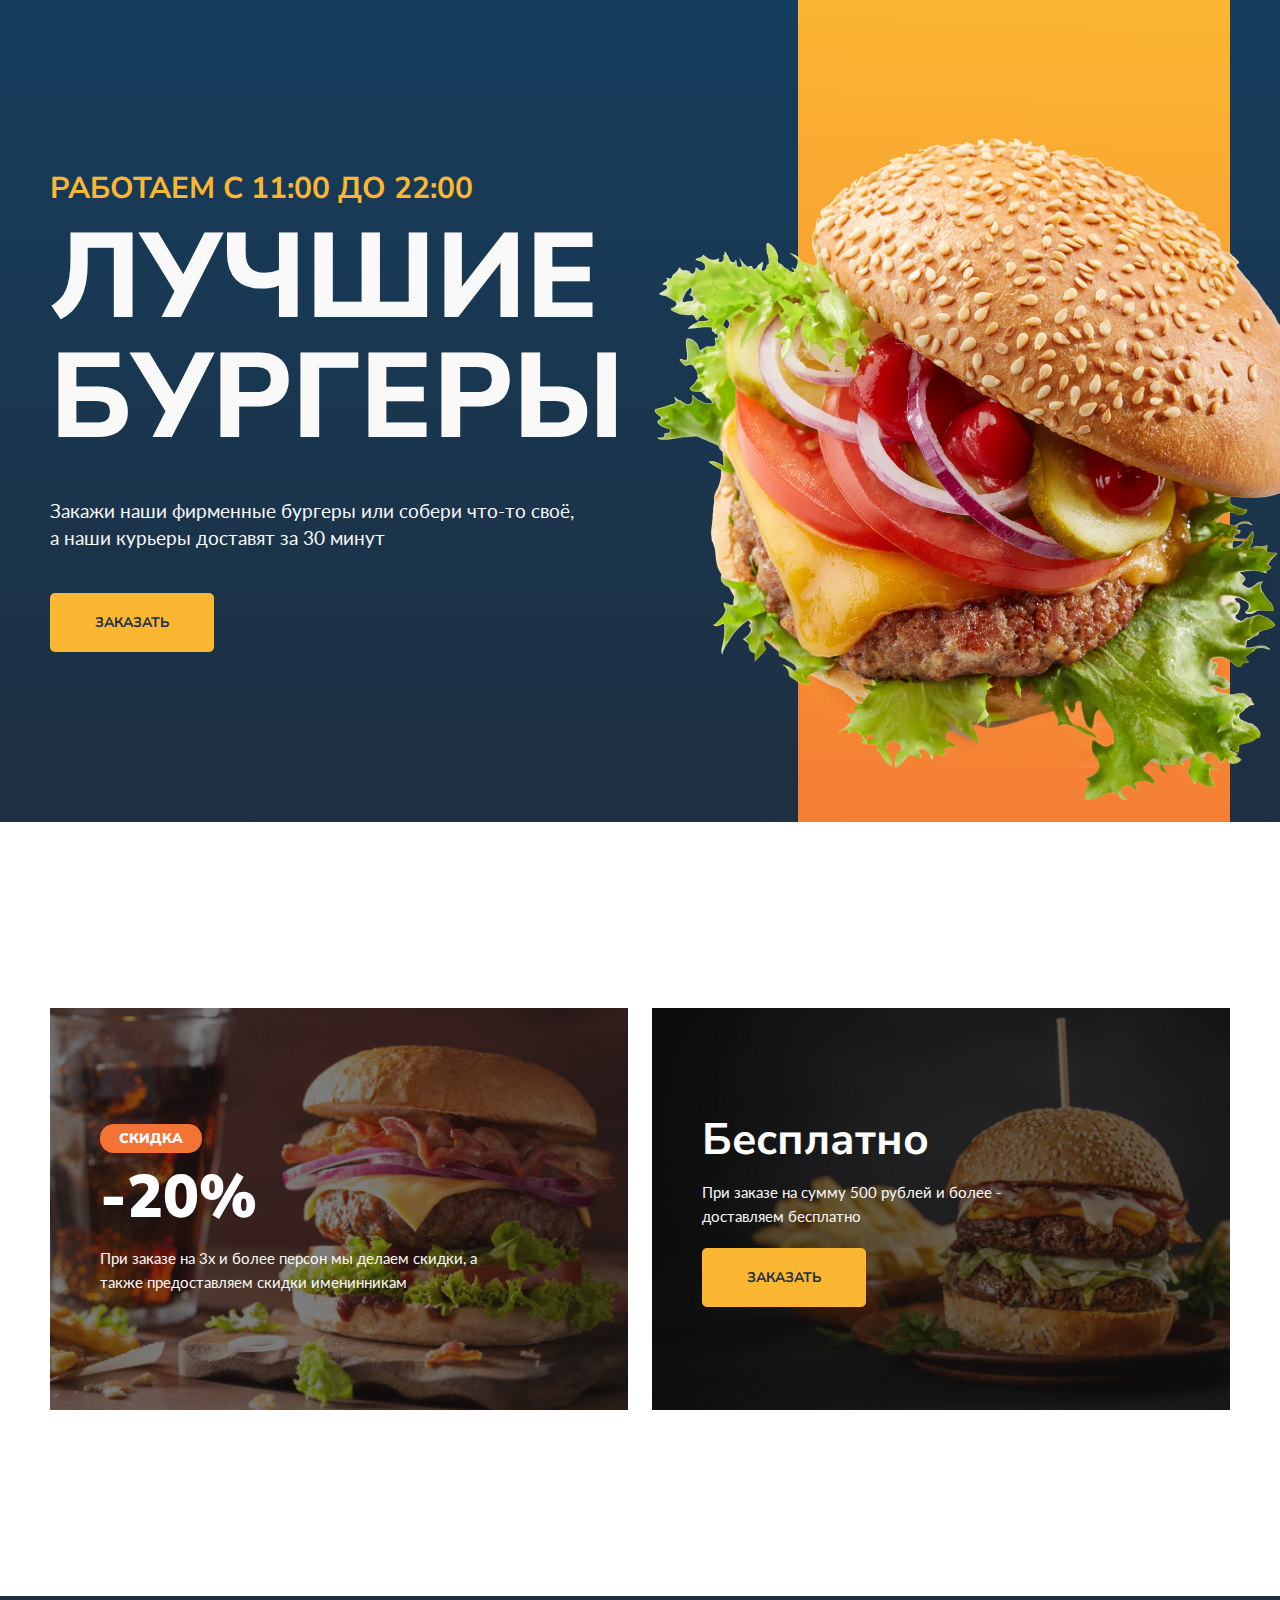
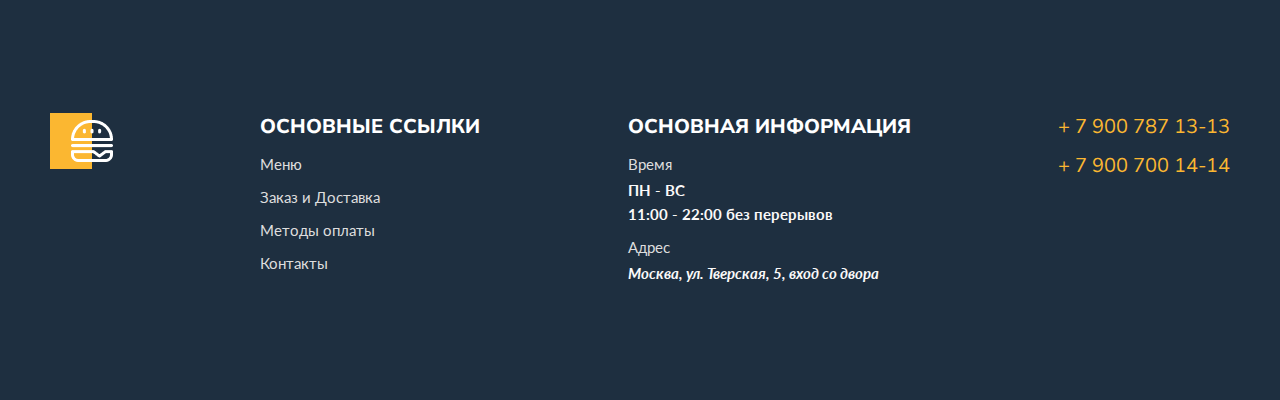
<file: index.html>
<!DOCTYPE html>
<html lang="ru">
<head>
    <meta charset="UTF-8">
    <meta http-equiv="X-UA-Compatible" content="IE=edge">
    <meta name="viewport" content="width=device-width, initial-scale=1.0">
    <title>Burgers</title>
    <link rel="preconnect" href="https://fonts.googleapis.com">
    <link rel="preconnect" href="https://fonts.gstatic.com" crossorigin>
    <link href="https://fonts.googleapis.com/css2?family=Lato:wght@400;700&family=Nunito+Sans:wght@700;800;900&display=swap" rel="stylesheet">
    <link rel="stylesheet" media="screen and (max-width: 600px)" href="styles/mobile.css"/>
<link rel="stylesheet" media="screen and (min-width: 600px)" href="styles/style.css"/>
</head>
<body>
    <div class="main">
        <div class="container">
            <div class="text">
                <h1>
                    <span>работаем с 11:00 до 22:00</span>
                    лучшие бургеры
                </h1>
                <p>Закажи наши фирменные бургеры или собери что-то своё, а&nbsp;наши курьеры доставят за&nbsp;30&nbsp;минут</p>
                <a href="#">заказать</a>
            </div>
            <div class="visual">
                <div class="bg"></div>
                <img src="images/burger.png" alt="Burger">
            </div>
        </div>
    </div>
    <div class="promo">
        <div class="container">
            <div class="promo-left">
                <p class="sale">Скидка</p>
                <p class="cost">-20%</p>
                <p class="description">При заказе на 3х и более персон мы делаем скидки, а также предоставляем скидки именинникам</p>
            </div>
            <div class="promo-right">
                <p class="free">Бесплатно</p>
                <p class="description">При заказе на сумму 500 рублей и более - доставляем бесплатно</p>
                <a href="#">заказать</a>
            </div>
        </div>
    </div>
    <div class="footer">
        <div class="container">
            <div class="item">
                <img class="logo" src="images/Icon.png" alt="Logo">
            </div>
            <div class="item">
                <h2>основные ссылки</h2>
                <ul>
                    <li><a href="">Меню</a></li>
                    <li><a href="">Заказ и Доставка</a></li>
                    <li><a href="">Методы оплаты</a></li>
                    <li><a href="">Контакты</a></li>
                </ul>
            </div>
            <div class="item">
                <h2>основная информация</h2>
                <ul>
                    <li>
                        <span>Время</span>
                        ПН - ВС <br>
                        11:00 - 22:00 без перерывов
                    </li>
                    <li>
                        <span>Адрес</span>
                        <address>
                     Москва, ул. Тверская, 5, вход со двора</address>
                    </li>
                </ul>
            </div>
            <div class="tel">
                <ul>
                    <li><a href="tel:+79007871313">+ 7 900 787 13-13</a></li>
                    <li><a href="tel:+79007001414">+ 7 900 700 14-14</a></li>
                </ul>
            </div>
        </div>
    </div>
</body>
</html>
</file>
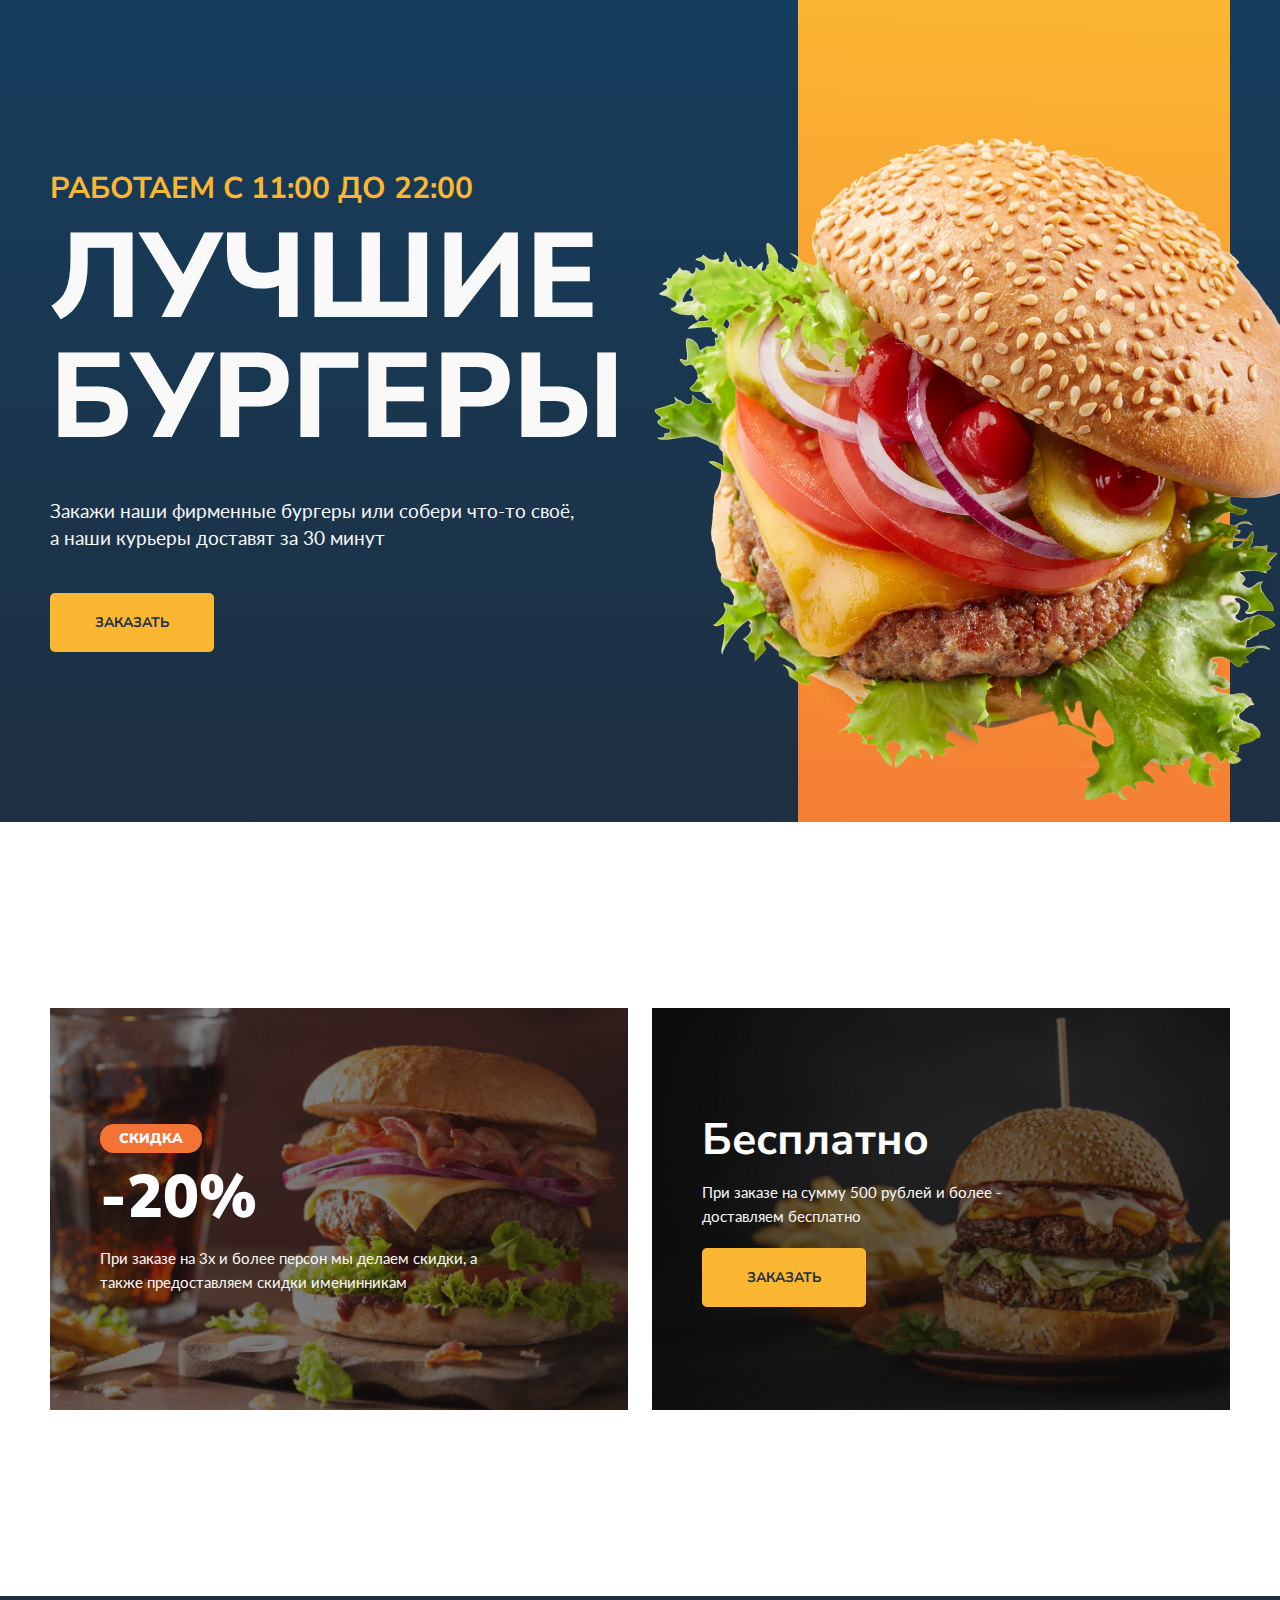
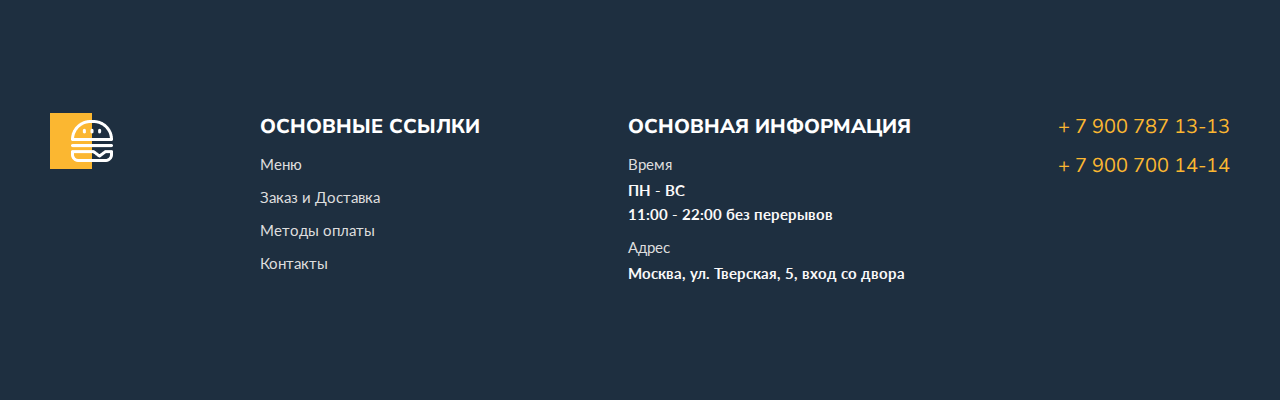
<file: burger.html>
<!DOCTYPE html>
<html lang="ru">
<head>
    <meta charset="UTF-8">
    <meta http-equiv="X-UA-Compatible" content="IE=edge">
    <meta name="viewport" content="width=device-width, initial-scale=1.0">
    <title>Burgers</title>
    <link rel="preconnect" href="https://fonts.googleapis.com">
    <link rel="preconnect" href="https://fonts.gstatic.com" crossorigin>
    <link href="https://fonts.googleapis.com/css2?family=Lato:wght@400;700&family=Nunito+Sans:wght@700;800;900&display=swap" rel="stylesheet">
    <link rel="stylesheet" href="styles/style.css">
</head>
<body>
    <div class="main">
        <div class="container">
            <div class="text">
                <h1>
                    <span>работаем с 11:00 до 22:00</span>
                    лучшие бургеры
                </h1>
                <p>Закажи наши фирменные бургеры или собери что-то своё, а&nbsp;наши курьеры доставят за&nbsp;30&nbsp;минут</p>
                <a href="#">заказать</a>
            </div>
            <div class="visual">
                <div class="bg"></div>
                <img src="images/burger.png" alt="Burger">
            </div>
        </div>
    </div>
    <div class="promo">
        <div class="container">
            <div class="promo-left">
                <p class="sale">Скидка</p>
                <p class="cost">-20%</p>
                <p class="description">При заказе на 3х и более персон мы делаем скидки, а также предоставляем скидки именинникам</p>
            </div>
            <div class="promo-right">
                <p class="free">Бесплатно</p>
                <p class="description">При заказе на сумму 500 рублей и более - доставляем бесплатно</p>
                <a href="#">заказать</a>
            </div>
        </div>
    </div>
    <div class="footer">
        <div class="container">
            <div class="item">
                <img class="logo" src="images/Icon.png" alt="Logo">
            </div>
            <div class="item">
                <h2>основные ссылки</h2>
                <ul>
                    <li><a href="">Меню</a></li>
                    <li><a href="">Заказ и Доставка</a></li>
                    <li><a href="">Методы оплаты</a></li>
                    <li><a href="">Контакты</a></li>
                </ul>
            </div>
            <div class="item">
                <h2>основная информация</h2>
                <ul>
                    <li>
                        <span>Время</span>
                        ПН - ВС <br>
                        11:00 - 22:00 без перерывов
                    </li>
                    <li>
                        <span>Адрес</span>
                        Москва, ул. Тверская, 5, вход со двора
                    </li>
                </ul>
            </div>
            <div class="tel">
                <ul>
                    <li>+ 7 900 787 13-13</li>
                    <li>+ 7 900 700 14-14</li>
                </ul>
            </div>
        </div>
    </div>
</body>
</html>
</file>
<file: styles/mobile.css>
* {
    margin: 0;
    padding: 0;
    box-sizing: border-box;
}
body {
    font-family: 'Nunito Sans', sans-serif;
}
.main {
    background: linear-gradient(180deg, #0C4C7B -100%, #1E2F40 100%);
    margin-bottom: 8px;
}
.container {
    max-width: 600px;
    margin: 0 auto;
    padding: 3%;
    /* display: flex;
    justify-content: space-between; */
}
.text {
    color: #FAF9F9;
    /* flex: 0 0 580px;
    padding-top: 170px;
    padding-bottom: 170px; */
    padding: 8% 8% 2% 8%;
    display: flex;
    flex-direction: column;
    justify-content: center;
    align-items: center;
    justify-content: space-between;
}
h1 {
    font-size: 75px;
    font-weight: 800;
    text-transform: uppercase;
    line-height: 1.1;
    margin-bottom: 15px;
    text-align: center;
}
h1 span {
    color: #FBB731;
    font-size: 0.3em;
    font-weight: 700;
    line-height: 1.4;
    display: block;
    margin-bottom: 10px;
    text-align: center;
}
.text p {
    font-family: 'Lato', sans-serif;
    font-size: 19px;
    margin-bottom: 30px;
    text-align: center;
}
.main a,
.promo a {
    color: #1E2F40;
    background-color: #FBB731;
    border-radius: 5px;
    width: max-content;
    margin: 0 auto;
    text-decoration: none;
    padding: 4% 5%;
    text-transform: uppercase;
    font-size: 1.8em;
    font-weight: 700;
    font-display: block;
    text-align: center;
}

.main a {
    font-size: 1.8em;
    font-display: block;
}

.promo a {
    font-size: 1.2em;
    font-display: block;
    padding: 2%;
}



.visual {
    display: flex;
    flex-direction: column;
    justify-content: space-between;
    margin-bottom: 0%;
    z-index: 1;
}
/* .bg {
    width: 100%;
    height: 30px;
    position: relative;
    margin: 0%;
    top: 200px;
    background: linear-gradient(2.42deg, #F37335 -19.6%, #FBB731 100.79%, #FDC830 100.79%);
    z-index: 2;
    padding: 0;
} */

.main img {
    width: 350px;
    margin: 0 auto;
    padding: 0;
    z-index: 3;
}

.promo-left,
.promo-right {
    color: #fff;
    width: 100%;
    padding: 8%;
    display: block;
    background-repeat: no-repeat;
    background-size: cover;
    background-position: center;
    height: 395px;
    margin-top: 0;
}

.promo-left {
    background-image: url(../images/Banner1.png);
    margin-bottom: 20px;
}
.promo-right {
    background-image: url(../images/banner2.png);
    margin-bottom: 10px;
}
.sale {
    font-size: 1em;
    font-weight: 900;
    background: #F37335;
    padding: 5px 19px;
    border-radius: 14px;
    display: inline-block;
    text-transform: uppercase;
    margin-bottom: 3px;
}
.cost {
    font-size: 60px;
    font-weight: 900;
    margin-bottom: 8px;
}
.description {
    font-family: 'Lato', sans-serif;
    color: #FAF9F9;
    font-size: 1em;
    line-height: 1.4em;
}
.promo-left .description {
    max-width: 392px;
}
.promo-right .description {
    max-width: 300px;
    margin-bottom: 25px;
}
.free {
    font-size: 44px;
    font-weight: 800;
    margin-bottom: 10px;
}
.footer {
    background: #1E2F40;
    color: #fff;
    padding: 8% 7% 4% 7%;
    margin-top: 0;
}

.logo {
    width: 63px;
    height: 56px;
}
.item {
    flex: 0 0 auto;
}
.item h2 {
    font-size: 20px;
    font-weight: 800;
    text-transform: uppercase;
    margin-bottom: 5px;
    margin-top: 10px;
}
.item ul,
.tel ul {
    list-style-type: none;
}
.item li, .item address {
    margin-bottom: 9px;
    font-family: 'Lato', sans-serif;
    font-size: 15px;
    color: #FAF9F9;
    font-weight: 700;
    line-height: 24px;
    font-style: normal;
}
.item a {
    color: #DEDEDE;
    text-decoration: none;
    font-weight: 400;
}
.item span {
    color: #DEDEDE;
    display: block;
    font-weight: 400;
    margin-bottom: 2px;
}
.tel ul li a {
    font-size: 20px;
    color: #FBB731;
    text-decoration: none;
}
.tel ul li {
    margin-bottom: 12px;
}

.tel ul {
    margin-top: 15px;
}

.promo {
    margin: 0;
}
</file>
<file: styles/style.css>
* {
    margin: 0;
    padding: 0;
}
body {
    font-family: 'Nunito Sans', sans-serif;
}
.main {
    background: linear-gradient(180deg, #0C4C7B -100%, #1E2F40 100%);
}
.container {
    max-width: 1180px;
    margin: 0 auto;
    display: flex;
    justify-content: space-between;
}
.text {
    color: #FAF9F9;
    flex: 0 0 580px;
    padding-top: 170px;
    padding-bottom: 170px;
}
h1 {
    font-size: 120px;
    font-weight: 800;
    text-transform: uppercase;
    line-height: 120px;
    margin-bottom: 40px;
}
h1 span {
    color: #FBB731;
    font-size: 30px;
    font-weight: 700;
    line-height: 38px;
    display: block;
    margin-bottom: 10px;
}
.text p {
    font-family: 'Lato', sans-serif;
    font-size: 19px;
    line-height: 1.4;
    margin-bottom: 42px;
}
.main a,
.promo a {
    color: #1E2F40;
    background-color: #FBB731;
    border-radius: 5px;
    text-decoration: none;
    padding: 20px 45px;
    display: inline-block;
    text-transform: uppercase;
    font-size: 14px;
    font-weight: 700;
}
.visual {
    flex-grow: 1;
    display: flex;
    justify-content: flex-end;
    position: relative;
}
.bg {
    width: 432px;
    height: 100%;
    background: linear-gradient(2.42deg, #F37335 -19.6%, #FBB731 100.79%, #FDC830 100.79%);
}
.main img {
    width: 829px;
    position: absolute;
    right: -168px;
}
.promo {
    padding-top: 186px;
    padding-bottom: 186px;
}
.promo-left,
.promo-right {
    flex: 0 0 49%;
    color: #fff;
    box-sizing: border-box;
    background-repeat: no-repeat;
    background-size: cover;
    background-position: center;
}
.promo-left {
    background-image: url(../images/Banner1.png);
    padding: 116px 50px;
}
.promo-right {
    background-image: url(../images/banner2.png);
    padding: 102px 50px;
}
.sale {
    font-size: 14px;
    font-weight: 900;
    background: #F37335;
    padding: 5px 19px;
    border-radius: 14px;
    display: inline-block;
    text-transform: uppercase;
    margin-bottom: 3px;
}
.cost {
    font-size: 60px;
    font-weight: 900;
    margin-bottom: 8px;
}
.description {
    font-family: 'Lato', sans-serif;
    color: #FAF9F9;
    font-size: 15px;
    line-height: 24px;
}
.promo-left .description {
    max-width: 392px;
}
.promo-right .description {
    max-width: 300px;
    margin-bottom: 20px;
}
.free {
    font-size: 44px;
    font-weight: 700;
    margin-bottom: 10px;
}
.footer {
    background: #1E2F40;
    color: #fff;
    padding-top: 117px;
    padding-bottom: 106px;
}

.logo {
    width: 63px;
    height: 56px;
}
.item {
    flex: 0 0 auto;
}
.item h2 {
    font-size: 20px;
    font-weight: 800;
    text-transform: uppercase;
    margin-bottom: 12px;
}
.item ul,
.tel ul {
    list-style-type: none;
}
.item li, .item address  {
    margin-bottom: 9px;
    font-family: 'Lato', sans-serif;
    font-size: 15px;
    color: #FAF9F9;
    font-weight: 700;
    line-height: 24px;
}
.item a {
    color: #DEDEDE;
    text-decoration: none;
    font-weight: 400;
}
.item span {
    color: #DEDEDE;
    display: block;
    font-weight: 400;
    margin-bottom: 2px;
}
.tel ul li a {
    font-size: 20px;
    color: #FBB731;
    text-decoration: none;
}
.tel li {
    margin-bottom: 12px;
}

.tel ul {
    font-size: 20px;
    color: #FBB731;
}
</file>
